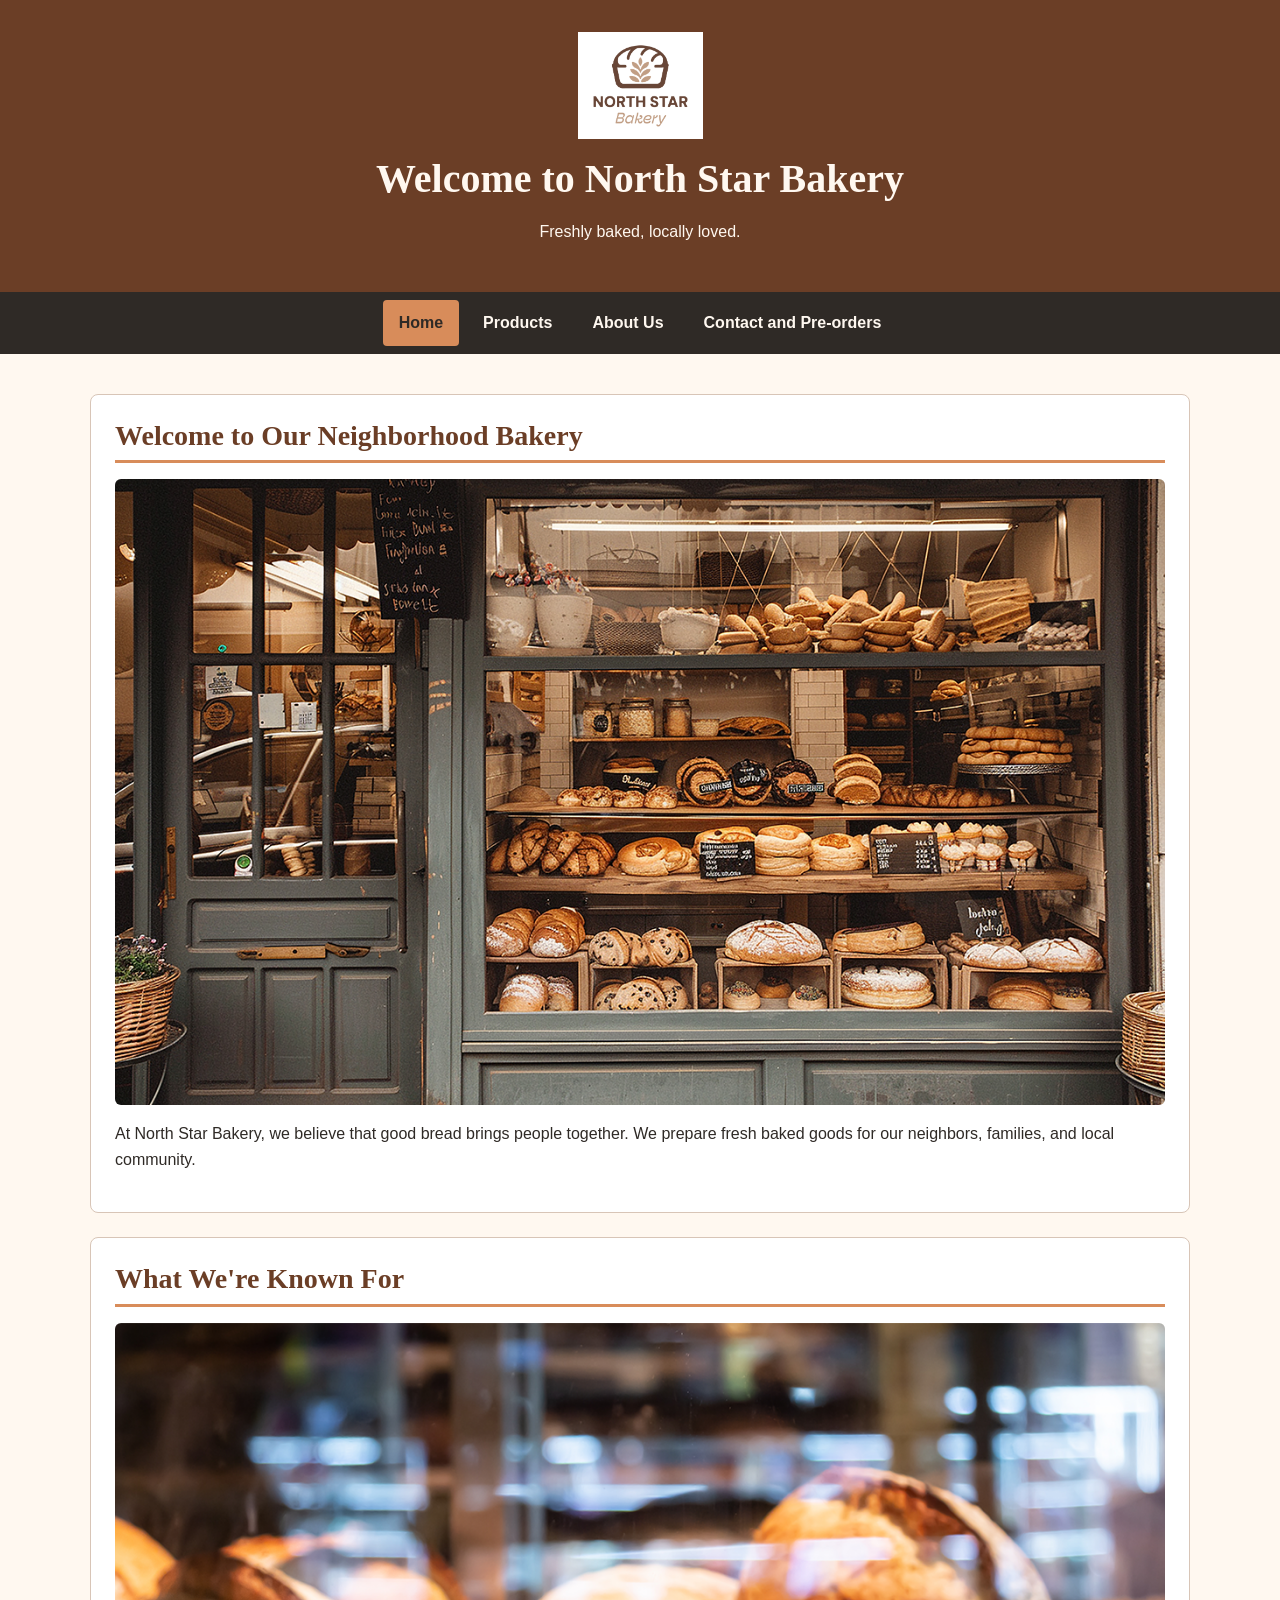
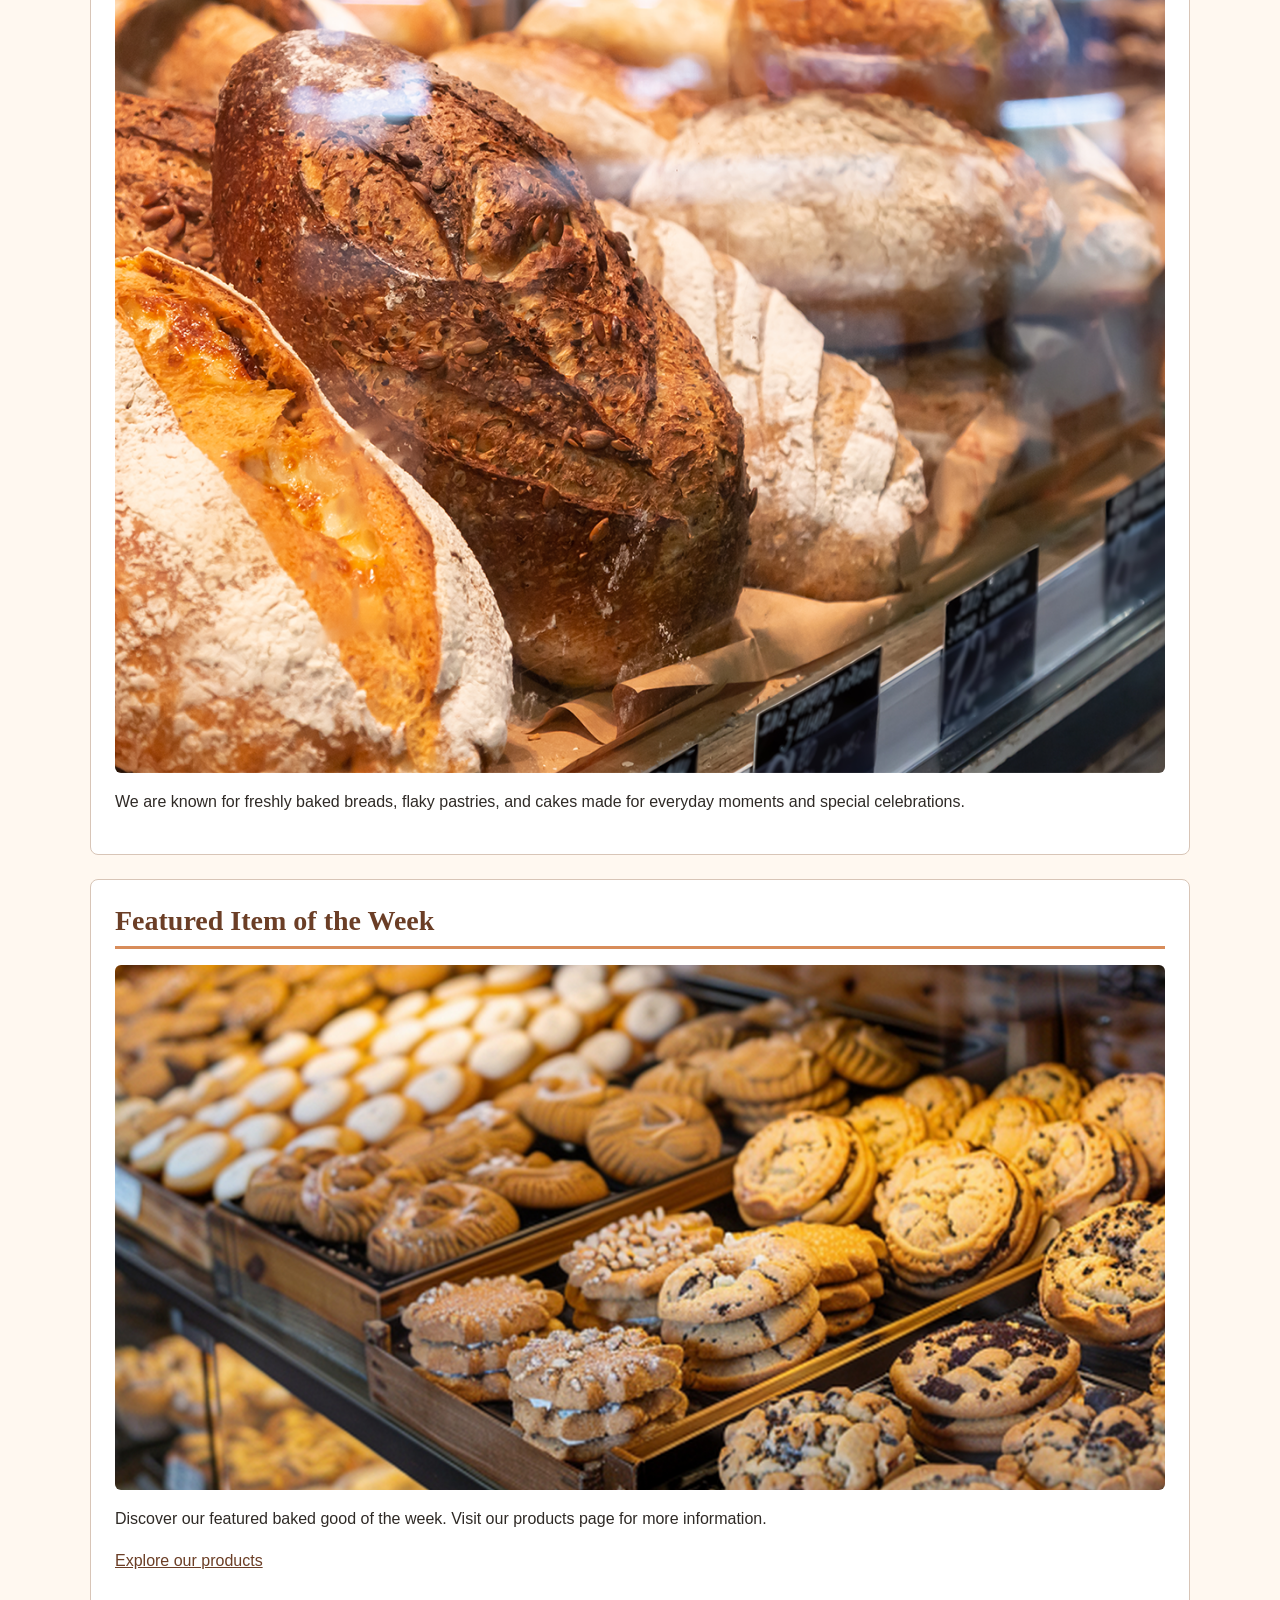
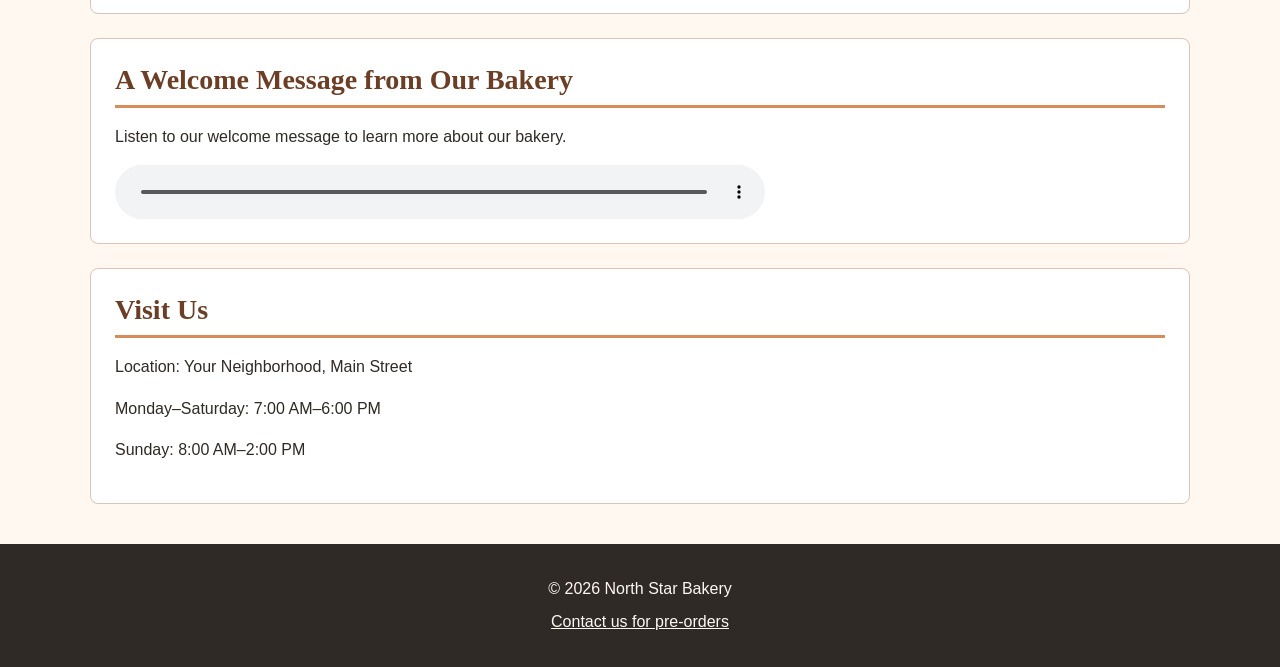
<file: index.html>
<!DOCTYPE html>
<html lang="en">
<head>
    <meta charset="UTF-8">
    <meta name="viewport" content="width=device-width, initial-scale=1.0">
    <link rel="stylesheet" href="css/styles.css">
    <title>Home | North Star Bakery</title>
</head>
<body>
    <header>
        <img src="media/bakery-logo.png" alt="North Star Bakery logo">
        <h1>Welcome to North Star Bakery</h1>
        <p>Freshly baked, locally loved.</p>
    </header>

    <nav aria-label="Main navigation">
        <ul>
            <li><a href="index.html" aria-current="page">Home</a></li>
            <li><a href="products.html">Products</a></li>
            <li><a href="about.html">About Us</a></li>
            <li><a href="contact.html">Contact and Pre-orders</a></li>
        </ul>
    </nav>

    <main>
        <section>
            <h2>Welcome to Our Neighborhood Bakery</h2>
            <img src="media/bakery-storefront.png" alt="The storefront of North Star Bakery">
            <p>
                At North Star Bakery, we believe that good bread
                brings people together. We prepare fresh baked
                goods for our neighbors, families, and local
                community.
            </p>
        </section>

        <section>
            <h2>What We're Known For</h2>
            <img src="media/bakery-bread.png" alt="Freshly baked bread available at the bakery">
            <p>
                We are known for freshly baked breads, flaky
                pastries, and cakes made for everyday moments
                and special celebrations.
            </p>
        </section>

        <section>
            <h2>Featured Item of the Week</h2>

            <picture>
                <source media="(max-width: 600px)" srcset="media/bakery-feature-small.png">
                <img src="media/bakery-feature-large.png" alt="This week's featured baked good at North Star Bakery">
            </picture>

            <p>
                Discover our featured baked good of the week.
                Visit our products page for more information.
            </p>

            <p>
                <a href="products.html">Explore our products</a>
            </p>
        </section>

        <section>
            <h2>A Welcome Message from Our Bakery</h2>

            <p>
                Listen to our welcome message to learn more
                about our bakery.
            </p>

            <audio controls>
                <source src="media/bakery-welcome.mp3" type="audio/mpeg">

                Your browser does not support HTML audio.
                Please visit our About Us page to learn more
                about North Star Bakery.
            </audio>
        </section>


        <section>
            <h2>Visit Us</h2>
            <p>Location: Your Neighborhood, Main Street</p>
            <p>Monday–Saturday: 7:00 AM–6:00 PM</p>
            <p>Sunday: 8:00 AM–2:00 PM</p>
        </section>
    </main>

    <footer>
        <p>&copy; 2026 North Star Bakery</p>
        <p>
            <a href="contact.html">Contact us for pre-orders</a>
        </p>
    </footer>
</body>
</html>
</file>
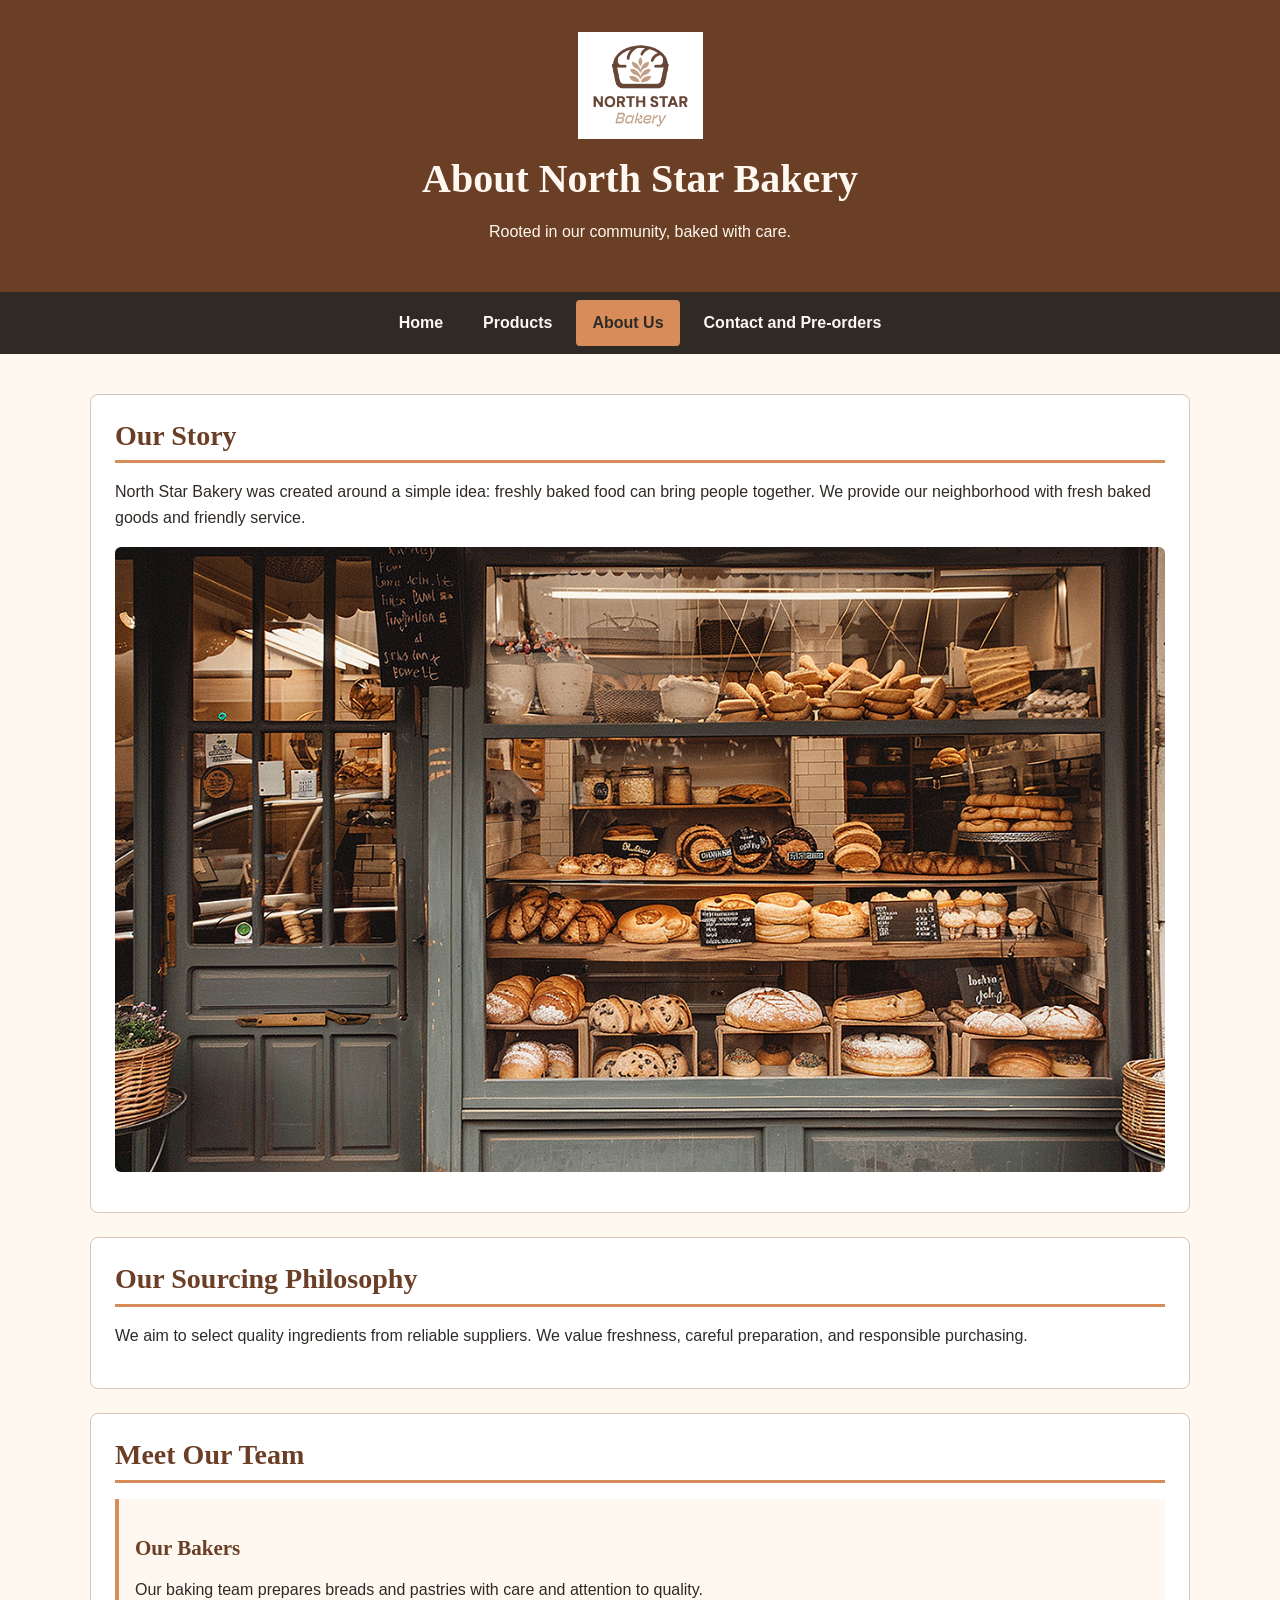
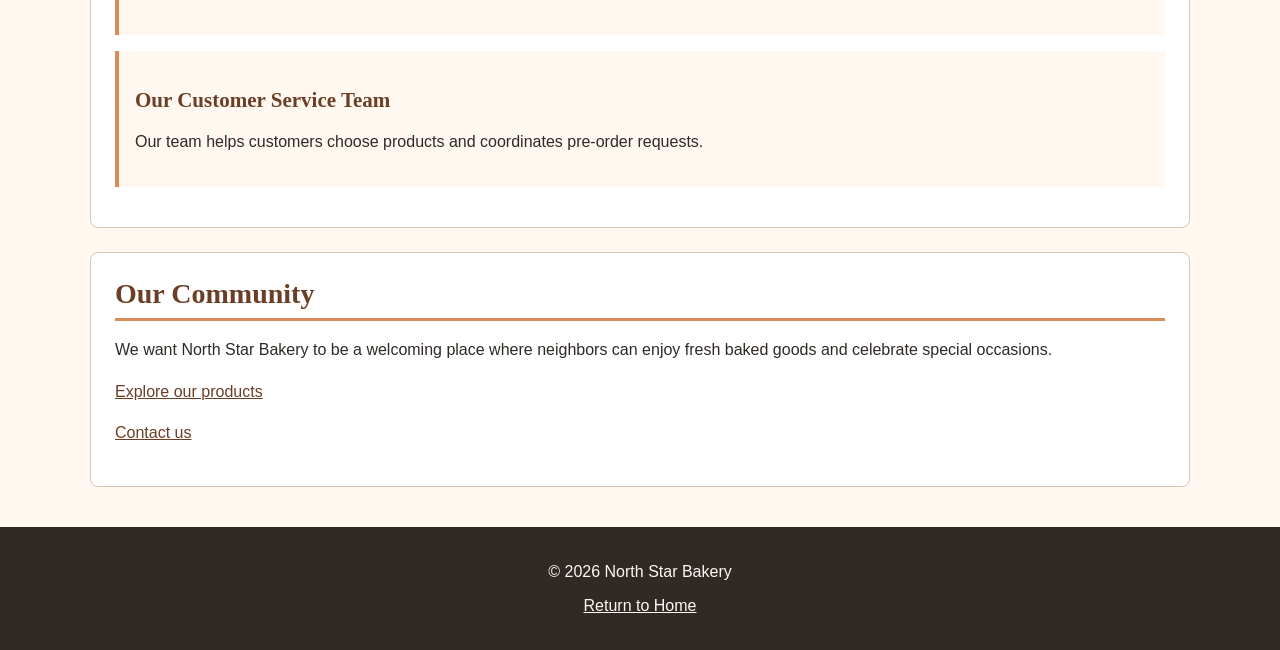
<file: about.html>
<!DOCTYPE html>
<html lang="en">
<head>
    <meta charset="UTF-8">
    <meta name="viewport" content="width=device-width, initial-scale=1.0">
    <link rel="stylesheet" href="css/styles.css">
    <title>About Us | North Star Bakery</title>
</head>
<body>
    <header>
        <img src="media/bakery-logo.png"
             alt="North Star Bakery logo">
        <h1>About North Star Bakery</h1>
        <p>Rooted in our community, baked with care.</p>
    </header>

    <nav aria-label="Main navigation">
        <ul>
            <li><a href="index.html">Home</a></li>
            <li><a href="products.html">Products</a></li>
            <li><a href="about.html" aria-current="page">About Us</a></li>
            <li><a href="contact.html">Contact and Pre-orders</a></li>
        </ul>
    </nav>

    <main>
        <section>
            <h2>Our Story</h2>
            <p>
                North Star Bakery was created around a simple
                idea: freshly baked food can bring people
                together. We provide our neighborhood with
                fresh baked goods and friendly service.
            </p>
            <img src="media/bakery-storefront.png" alt="The storefront of North Star Bakery">
        </section>

        <section>
            <h2>Our Sourcing Philosophy</h2>
            <p>
                We aim to select quality ingredients from
                reliable suppliers. We value freshness,
                careful preparation, and responsible purchasing.
            </p>
        </section>

        <section>
            <h2>Meet Our Team</h2>

            <article>
                <h3>Our Bakers</h3>
                <p>
                    Our baking team prepares breads and pastries
                    with care and attention to quality.
                </p>
            </article>

            <article>
                <h3>Our Customer Service Team</h3>
                <p>
                    Our team helps customers choose products
                    and coordinates pre-order requests.
                </p>
            </article>
        </section>

        <section>
            <h2>Our Community</h2>
            <p>
                We want North Star Bakery to be a welcoming
                place where neighbors can enjoy fresh baked
                goods and celebrate special occasions.
            </p>
            <p>
                <a href="products.html">Explore our products</a>
            </p>
            <p>
                <a href="contact.html">Contact us</a>
            </p>
        </section>
    </main>

    <footer>
        <p>&copy; 2026 North Star Bakery</p>
        <p><a href="index.html">Return to Home</a></p>
    </footer>
</body>
</html>
</file>
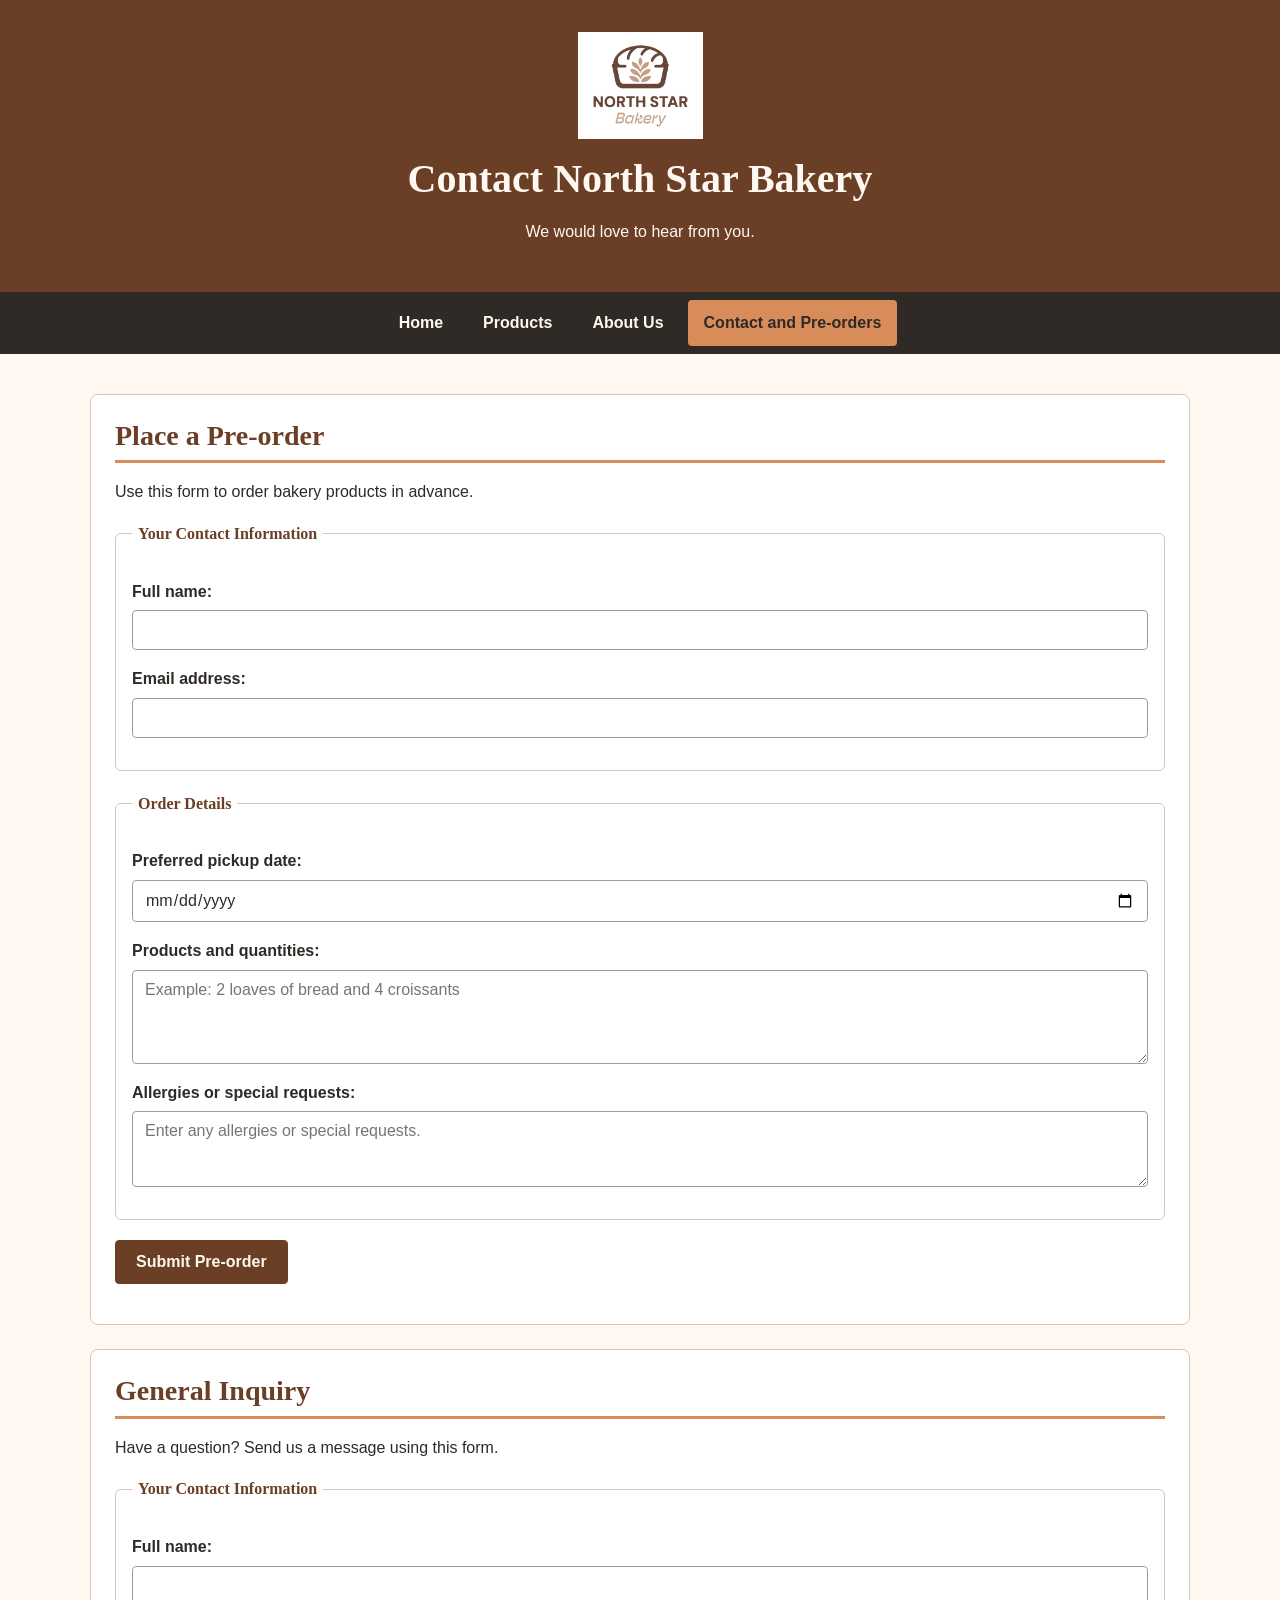
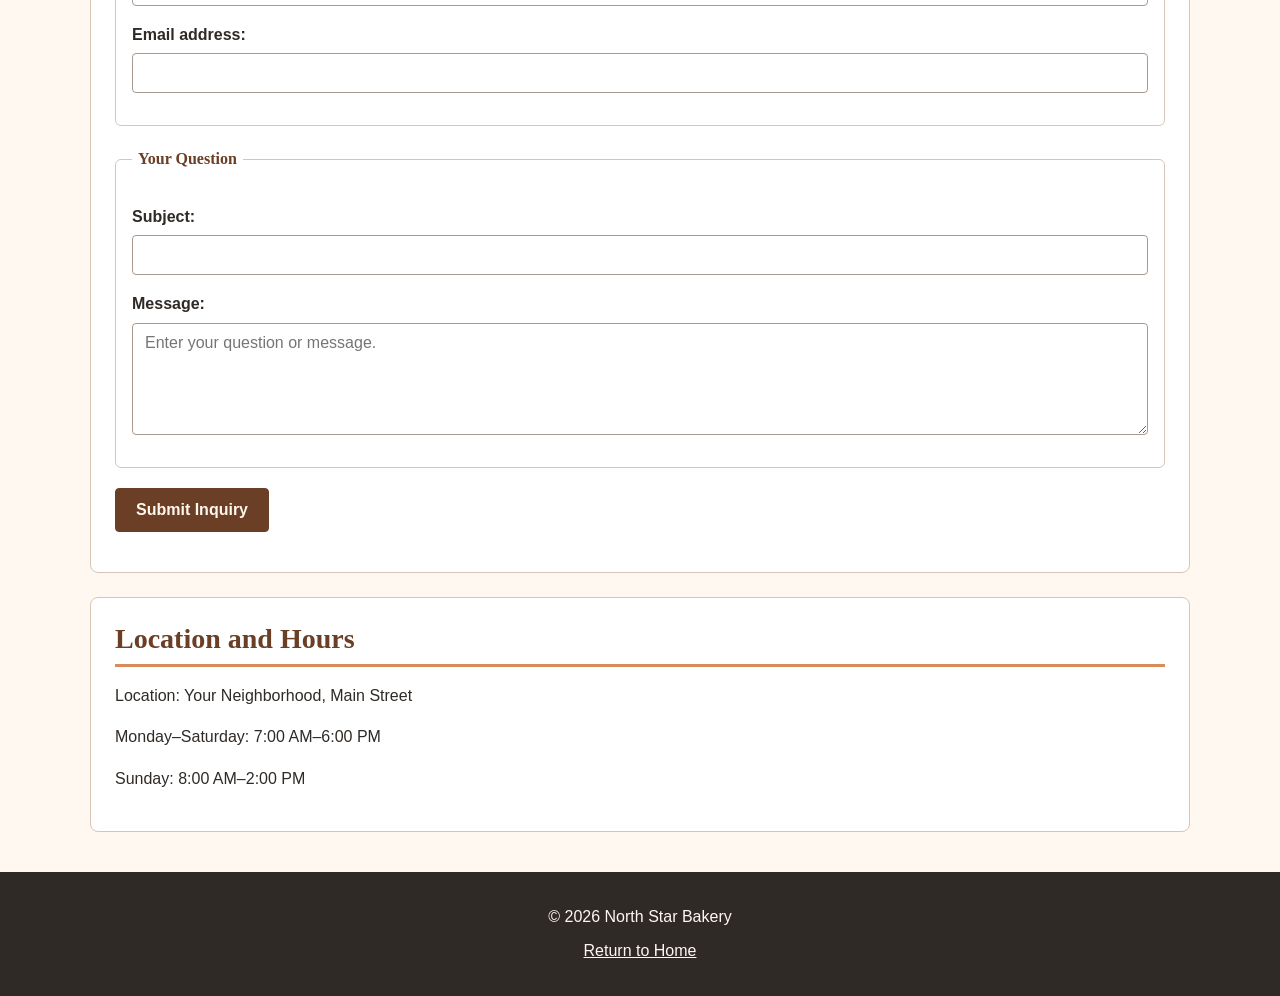
<file: contact.html>
<!DOCTYPE html>
<html lang="en">
<head>
    <meta charset="UTF-8">
    <meta name="viewport" content="width=device-width, initial-scale=1.0">
    <link rel="stylesheet" href="css/styles.css">
    <title>Contact and Pre-orders | North Star Bakery</title>
</head>
<body>
    <header>
        <img src="media/bakery-logo.png"
             alt="North Star Bakery logo">
        <h1>Contact North Star Bakery</h1>
        <p>We would love to hear from you.</p>
    </header>

    <nav aria-label="Main navigation">
        <ul>
            <li><a href="index.html">Home</a></li>
            <li><a href="products.html">Products</a></li>
            <li><a href="about.html">About Us</a></li>
            <li><a href="contact.html" aria-current="page">
                Contact and Pre-orders
            </a></li>
        </ul>
    </nav>

    <main>
        <section>
            <h2>Place a Pre-order</h2>
            <p>Use this form to order bakery products in advance.</p>

            <form action="#" method="post">
                <fieldset>
                    <legend>Your Contact Information</legend>

                    <p>
                        <label for="preorder-name">Full name:</label>
                        <input type="text" id="preorder-name"
                            name="preorder_name" required>
                    </p>

                    <p>
                        <label for="preorder-email">Email address:</label>
                        <input type="email" id="preorder-email"
                            name="preorder_email" required>
                    </p>
                </fieldset>

                <fieldset>
                    <legend>Order Details</legend>

                    <p>
                        <label for="pickup-date">Preferred pickup date:</label>
                        <input type="date" id="pickup-date"
                            name="pickup_date" required>
                    </p>

                    <p>
                        <label for="order-items">Products and quantities:</label>
                        <textarea id="order-items" name="order_items"
                                rows="4" required
                                placeholder="Example: 2 loaves of bread and 4 croissants"></textarea>
                    </p>

                    <p>
                        <label for="order-notes">Allergies or special requests:</label>
                        <textarea id="order-notes" name="order_notes"
                                rows="3"
                                placeholder="Enter any allergies or special requests."></textarea>
                    </p>
                </fieldset>

                <p>
                    <button type="submit">Submit Pre-order</button>
                </p>
            </form>
        </section>

        <section>
            <h2>General Inquiry</h2>
            <p>Have a question? Send us a message using this form.</p>
            <form id="inquiry-form" action="#" method="post" novalidate>
                <fieldset>
                    <legend>Your Contact Information</legend>

                    <p>
                        <label for="inquiry-name">Full name:</label>
                        <input type="text" id="inquiry-name"
                            name="inquiry_name" required>
                        <span class="error-message" id="inquiry-name-error"></span>
                    </p>

                    <p>
                        <label for="inquiry-email">Email address:</label>
                        <input type="email" id="inquiry-email"
                            name="inquiry_email" required>
                        <span class="error-message" id="inquiry-email-error"></span>
                    </p>
                </fieldset>

                <fieldset>
                    <legend>Your Question</legend>

                    <p>
                        <label for="inquiry-subject">Subject:</label>
                        <input type="text" id="inquiry-subject"
                            name="inquiry_subject" required>
                        <span class="error-message" id="inquiry-subject-error"></span>
                    </p>

                    <p>
                        <label for="inquiry-message">Message:</label>
                        <textarea id="inquiry-message"
                            name="inquiry_message"
                            rows="5"
                            required
                            placeholder="Enter your question or message."></textarea>
                        <span class="error-message" id="inquiry-message-error"></span>
                    </p>
                </fieldset>

                <p>
                    <button type="submit">Submit Inquiry</button>
                </p>
            </form>

        </section>

        <section>
            <h2>Location and Hours</h2>
            <p>Location: Your Neighborhood, Main Street</p>
            <p>Monday–Saturday: 7:00 AM–6:00 PM</p>
            <p>Sunday: 8:00 AM–2:00 PM</p>
        </section>
    </main>

    <footer>
        <p>&copy; 2026 North Star Bakery</p>
        <p><a href="index.html">Return to Home</a></p>
    </footer>
    
    <script src="js/contact.js"></script>
</body>
</html>
</file>
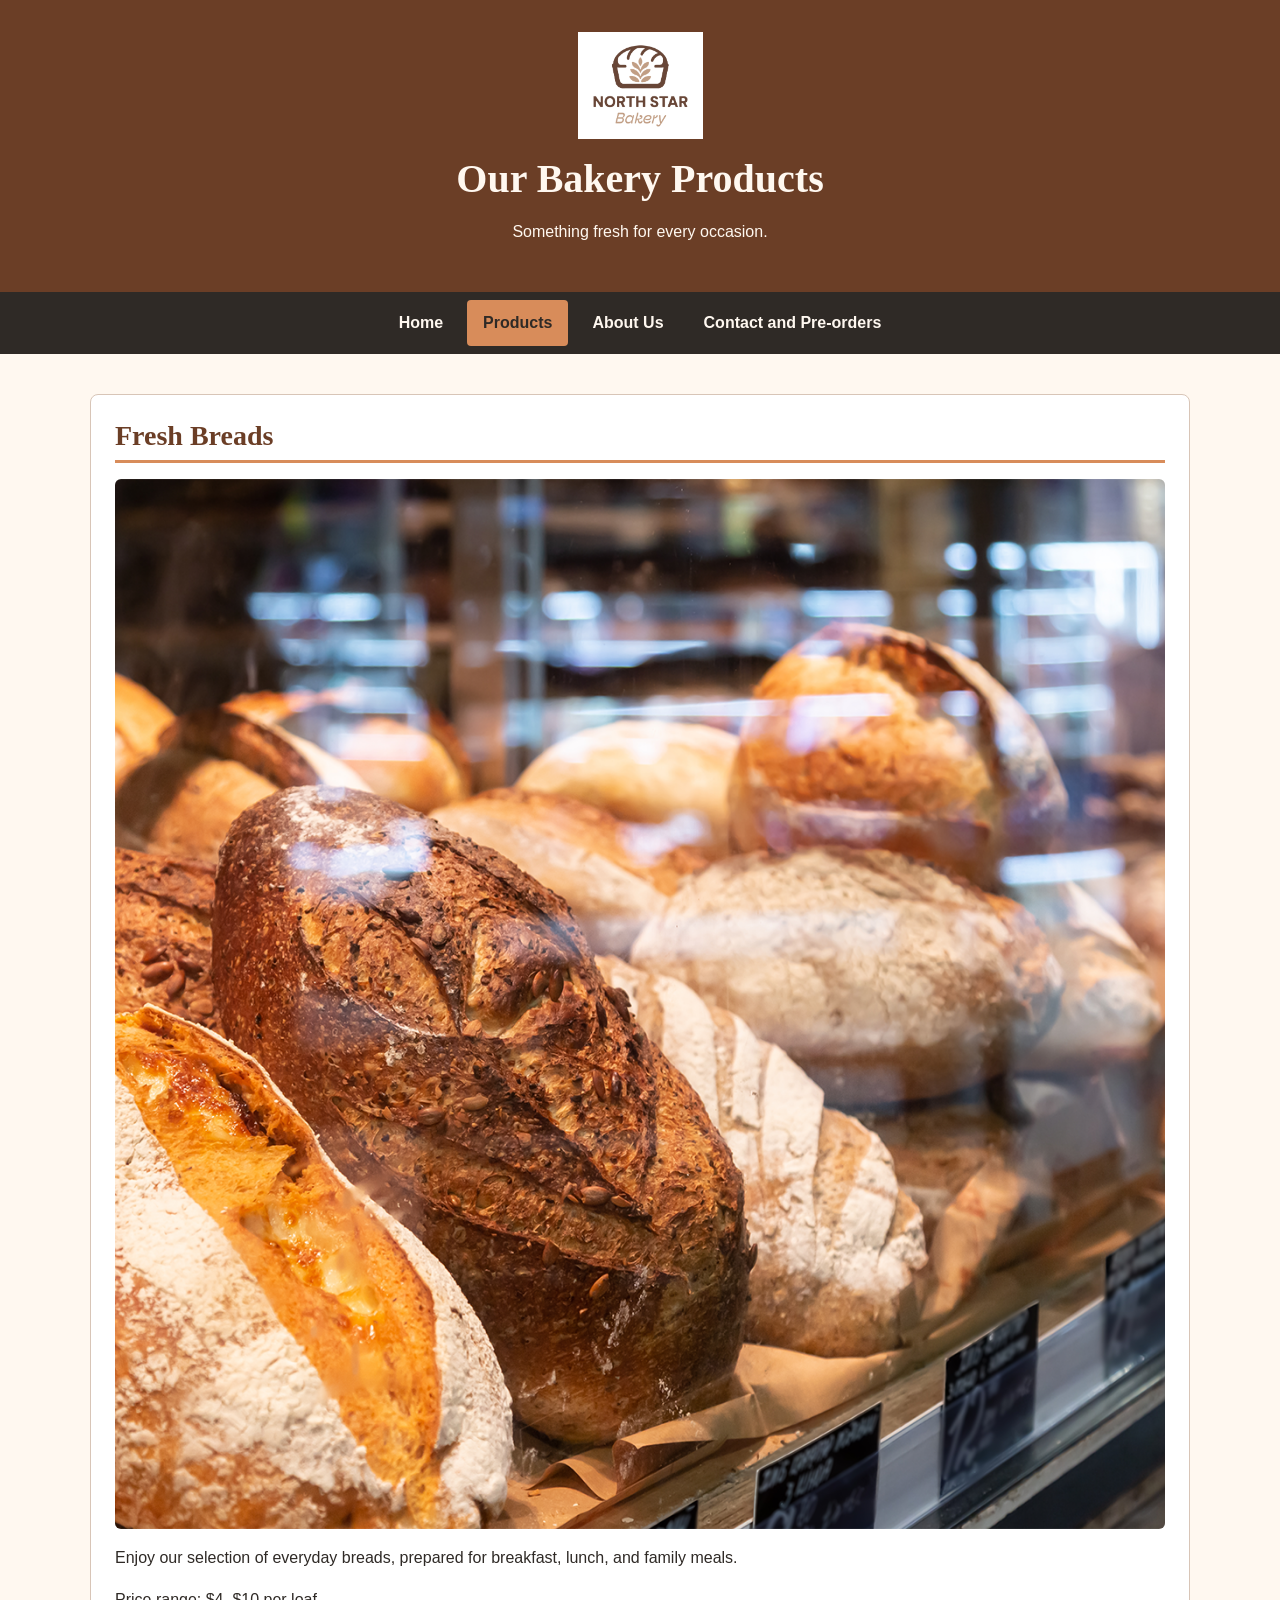
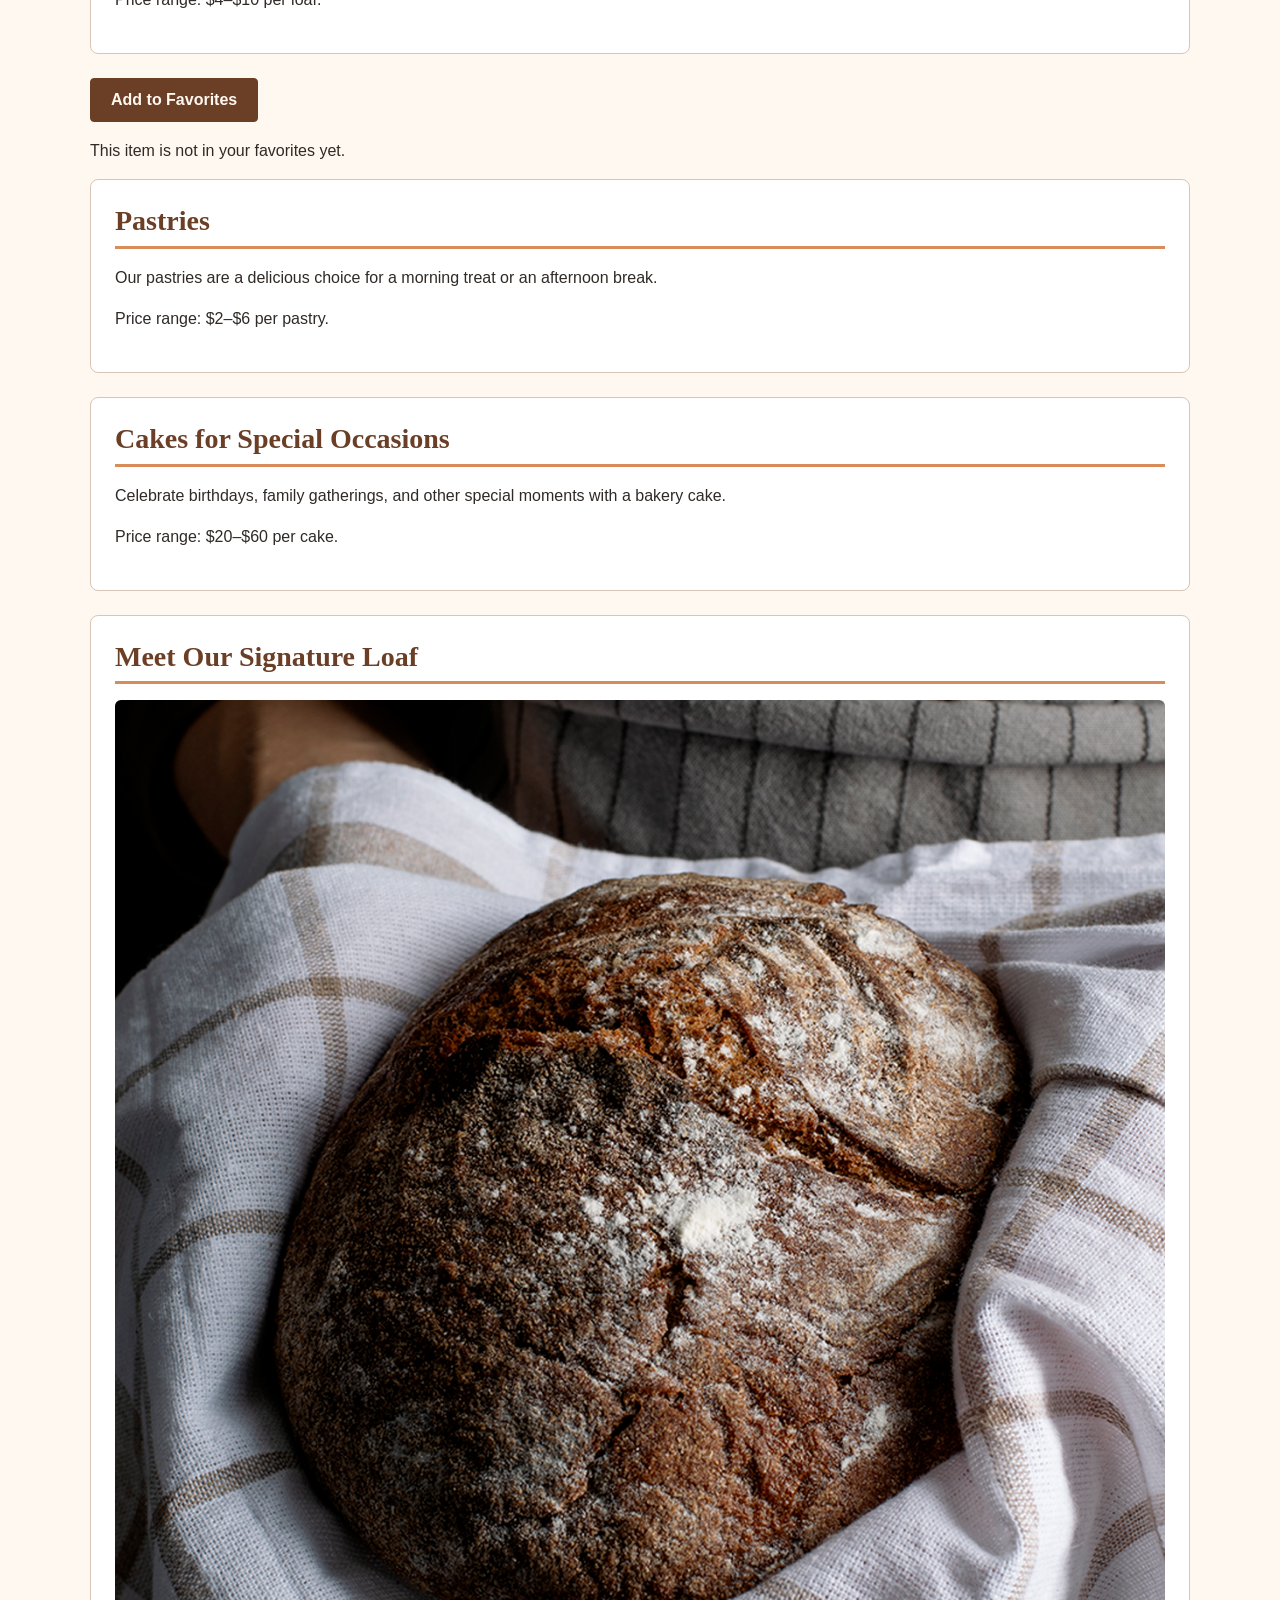
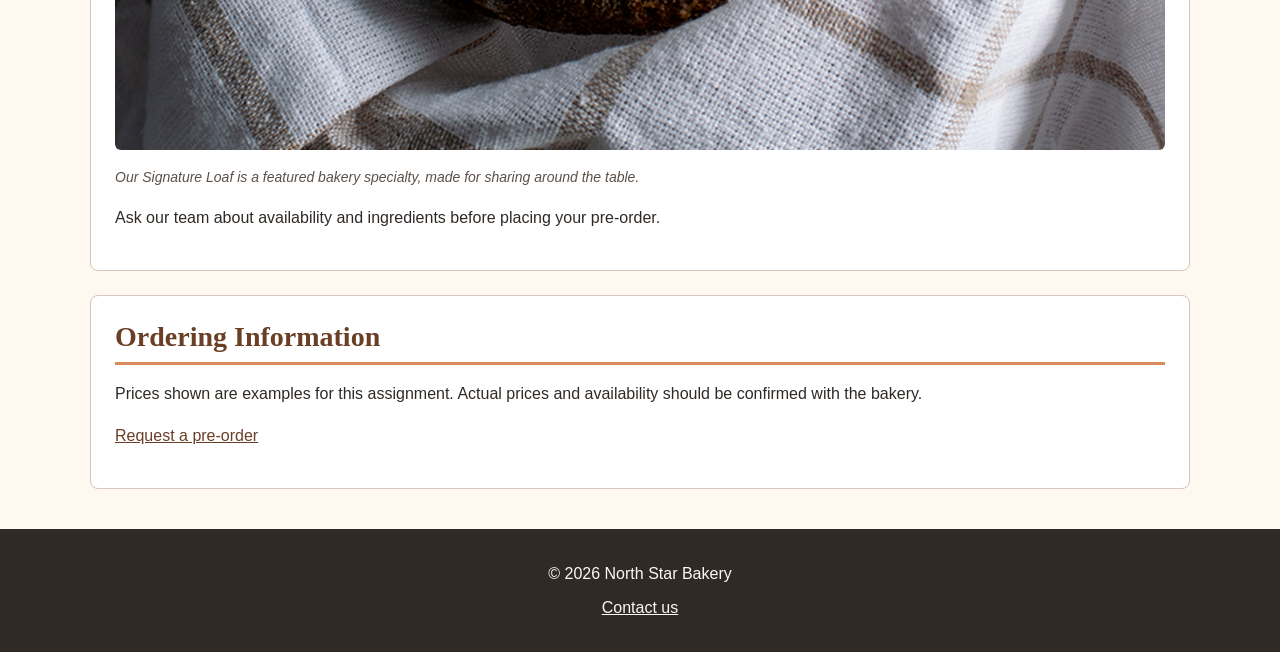
<file: products.html>
<!DOCTYPE html>
<html lang="en">
<head>
    <meta charset="UTF-8">
    <meta name="viewport" content="width=device-width, initial-scale=1.0">
    <link rel="stylesheet" href="css/styles.css">
    <title>Products | North Star Bakery</title>
</head>
<body>
    <header>
        <img src="media/bakery-logo.png" alt="North Star Bakery logo">
        <h1>Our Bakery Products</h1>
        <p>Something fresh for every occasion.</p>
    </header>

    <nav aria-label="Main navigation">
        <ul>
            <li><a href="index.html">Home</a></li>
            <li><a href="products.html" aria-current="page">Products</a></li>
            <li><a href="about.html">About Us</a></li>
            <li><a href="contact.html">Contact and Pre-orders</a></li>
        </ul>
    </nav>

    <main>
        <section>
            <h2>Fresh Breads</h2>
            <img src="media/bakery-bread.png" alt="A selection of freshly baked breads">
            <p>
                Enjoy our selection of everyday breads,
                prepared for breakfast, lunch, and family meals.
            </p>
            <p>Price range: $4–$10 per loaf.</p>
        </section>

        <button id="favorite-button" type="button">
            Add to Favorites
        </button>

        <p id="favorite-message" aria-live="polite">
            This item is not in your favorites yet.
        </p>

        <section>
            <h2>Pastries</h2>
            <p>
                Our pastries are a delicious choice for a
                morning treat or an afternoon break.
            </p>
            <p>Price range: $2–$6 per pastry.</p>
        </section>

        <section>
            <h2>Cakes for Special Occasions</h2>
            <p>
                Celebrate birthdays, family gatherings, and
                other special moments with a bakery cake.
            </p>
            <p>Price range: $20–$60 per cake.</p>
        </section>

        <section>
            <h2>Meet Our Signature Loaf</h2>
            <figure>
                <img src="media/bakery-signature-loaf.png" alt="North Star Bakery's signature loaf of bread">
                <figcaption>
                    Our Signature Loaf is a featured bakery
                    specialty, made for sharing around the table.
                </figcaption>
            </figure>
            <p>
                Ask our team about availability and ingredients
                before placing your pre-order.
            </p>
        </section>

        <section>
            <h2>Ordering Information</h2>
            <p>
                Prices shown are examples for this assignment.
                Actual prices and availability should be
                confirmed with the bakery.
            </p>
            <p>
                <a href="contact.html">Request a pre-order</a>
            </p>
        </section>
    </main>

    <footer>
        <p>&copy; 2026 North Star Bakery</p>
        <p><a href="contact.html">Contact us</a></p>
    </footer>
    <script src="js/products.js"></script>
</body>
</html>
</file>
<file: css/styles.css>
:root {
    --cream: #FFF8F0;
    --brown: #6B3E26;
    --peach: #D88C5A;
    --charcoal: #2F2A26;
}

*,
*::before,
*::after {
    box-sizing: border-box;
}

body {
    margin: 0;
    background-color: var(--cream);
    color: var(--charcoal);
    font-family: Arial, Helvetica, sans-serif;
    font-size: 16px;
    line-height: 1.6;
}

header {
    padding: 24px 16px;
    background-color: var(--brown);
    color: var(--cream);
    text-align: center;
}

header img {
    display: block;
    width: 110px;
    max-width: 100%;
    height: auto;
    margin: 0 auto 16px;
}

h1,
h2,
h3 {
    font-family: Georgia, "Times New Roman", serif;
    line-height: 1.2;
}

h1 {
    margin: 0 0 12px;
    font-size: 32px;
}

h2 {
    margin: 0 0 16px;
    padding-bottom: 8px;
    border-bottom: 3px solid var(--peach);
    color: var(--brown);
    font-size: 26px;
}

h3 {
    margin-bottom: 8px;
    color: var(--brown);
    font-size: 21px;
}

p {
    margin: 16px 0;
}

nav {
    background-color: var(--charcoal);
}

nav ul {
    display: flex;
    flex-direction: column;
    gap: 4px;
    margin: 0;
    padding: 8px 16px;
    list-style: none;
}

nav a {
    display: block;
    min-height: 44px;
    padding: 10px 12px;
    border-radius: 4px;
    color: var(--cream);
    text-align: center;
    text-decoration: none;
    font-weight: bold;
}

nav a:link {
    color: var(--cream);
}

nav a:visited {
    color: var(--cream);
}

nav a:hover {
    background-color: var(--peach);
    color: var(--charcoal);
    transition: background-color 0.2s, color 0.2s;
}

nav a:focus-visible {
    outline: 3px solid var(--peach);
    outline-offset: 2px;
}

nav a:active {
    background-color: var(--brown);
    color: var(--cream);
}

nav a[aria-current="page"] {
    background-color: var(--peach);
    color: var(--charcoal);
}

main {
    width: 92%;
    max-width: 1100px;
    margin: 32px auto;
}

section {
    margin-bottom: 24px;
    padding: 20px;
    border: 1px solid #D8C5B7;
    border-radius: 8px;
    background-color: #FFFFFF;
}

section > img,
section picture img,
figure img {
    display: block;
    width: 100%;
    max-width: 100%;
    height: auto;
    margin: 0 auto 16px;
    border-radius: 6px;
}

figure {
    margin: 0 0 16px;
}

figcaption {
    color: #5B514A;
    font-size: 14px;
    font-style: italic;
}

article {
    margin: 16px 0;
    padding: 16px;
    border-left: 4px solid var(--peach);
    background-color: var(--cream);
}

a {
    color: var(--brown);
}

main a:hover {
    color: var(--charcoal);
}

main a:focus-visible {
    outline: 2px solid var(--peach);
    outline-offset: 2px;
}

audio,
video {
    display: block;
    width: 100%;
    max-width: 650px;
    margin-top: 12px;
}

fieldset {
    margin: 0 0 20px;
    padding: 16px;
    border: 1px solid #D8C5B7;
    border-radius: 6px;
}

legend {
    padding: 0 6px;
    color: var(--brown);
    font-family: Georgia, "Times New Roman", serif;
    font-weight: bold;
}

label {
    display: block;
    margin-bottom: 6px;
    font-weight: bold;
}

input[type="text"],
input[type="email"],
input[type="date"],
textarea {
    display: block;
    width: 100%;
    padding: 10px 12px;
    border: 1px solid #A99A90;
    border-radius: 4px;
    background-color: #FFFFFF;
    color: var(--charcoal);
    font-size: 16px;
    font-family: inherit;
}

input[type="text"]:focus,
input[type="email"]:focus,
input[type="date"]:focus,
textarea:focus {
    border-color: var(--brown);
    outline: 2px solid var(--peach);
    outline-offset: 1px;
}

textarea {
    resize: vertical;
}

button {
    display: inline-block;
    min-width: 44px;
    min-height: 44px;
    padding: 12px 20px;
    border: 1px solid var(--brown);
    border-radius: 4px;
    background-color: var(--brown);
    color: var(--cream);
    font-size: 16px;
    font-family: inherit;
    font-weight: bold;
    cursor: pointer;
    transition: background-color 0.2s, color 0.2s;
}

button:hover {
    background-color: var(--peach);
    color: var(--charcoal);
}

button:focus-visible {
    outline: 3px solid var(--peach);
    outline-offset: 2px;
}

button:active {
    background-color: var(--charcoal);
    color: var(--cream);
}

footer {
    padding: 24px 16px;
    background-color: var(--charcoal);
    color: var(--cream);
    text-align: center;
}

footer p {
    margin: 8px 0;
}

footer a {
    color: var(--cream);
}

footer a:hover,
footer a:focus-visible {
    color: var(--peach);
}

@media (min-width: 768px) {
    header {
        padding: 32px 24px;
    }

    header img {
        width: 125px;
    }

    h1 {
        font-size: 36px;
    }

    nav ul {
        flex-direction: row;
        justify-content: center;
        flex-wrap: wrap;
        gap: 8px;
    }

    nav a {
        padding: 10px 16px;
    }

    main {
        width: 90%;
        margin: 40px auto;
    }

    section {
        padding: 24px;
    }

    .feature-section {
        display: flex;
        flex-direction: row;
        gap: 24px;
        align-items: center;
    }
}

@media (min-width: 1024px) {
    main {
        max-width: 1100px;
    }

    h1 {
        font-size: 40px;
    }

    h2 {
        font-size: 28px;
    }
}

.error-message {
    display: block;
    color: #b00020;
    font-size: 0.9rem;
    margin-top: 0.25rem;
}
</file>
